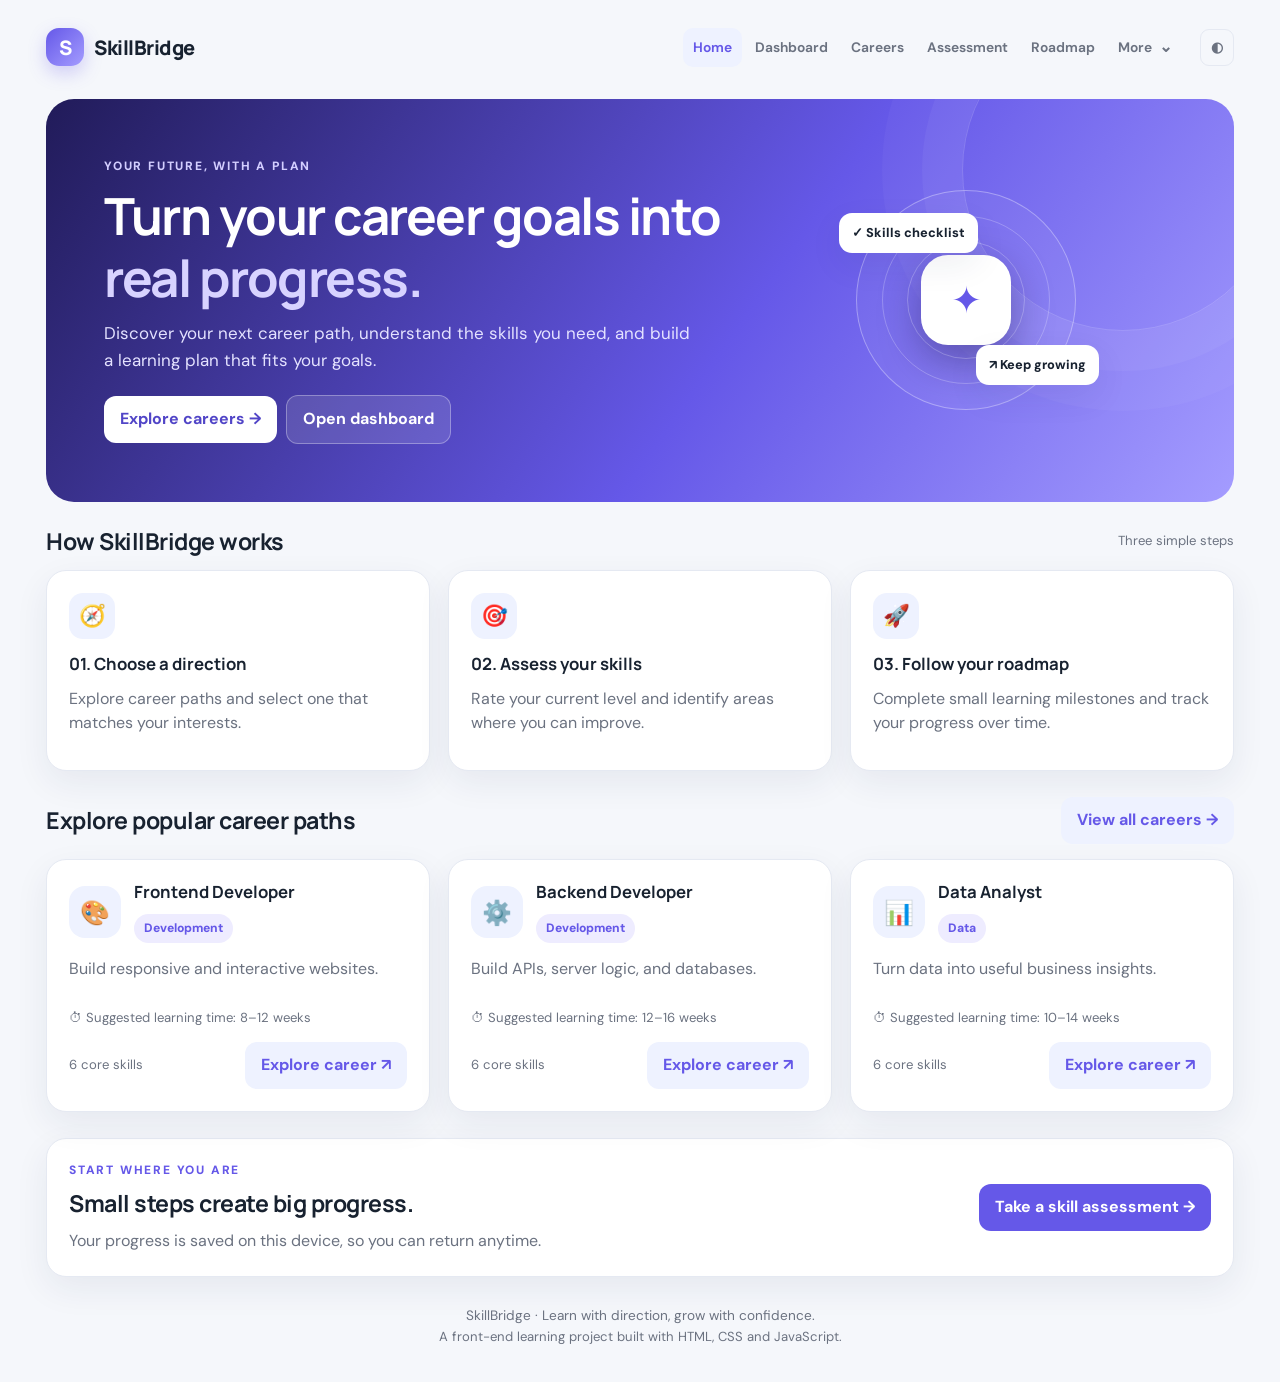
<file: index.html>
<!DOCTYPE html>
<html lang="en">
<head>
  <meta charset="UTF-8">
  <meta name="viewport" content="width=device-width, initial-scale=1.0">
  <meta name="description" content="SkillBridge helps you explore careers, assess skills, and plan learning goals.">
  <title>SkillBridge — Career & Skill Planner</title>
  <link rel="preconnect" href="https://fonts.googleapis.com">
  <link rel="stylesheet" href="style.css">
</head>
<body data-page="home">
  <main id="app"><div class="wrap"><p>Loading SkillBridge…</p></div></main>
  <script src="script.js"></script>
</body>
</html>
</file>
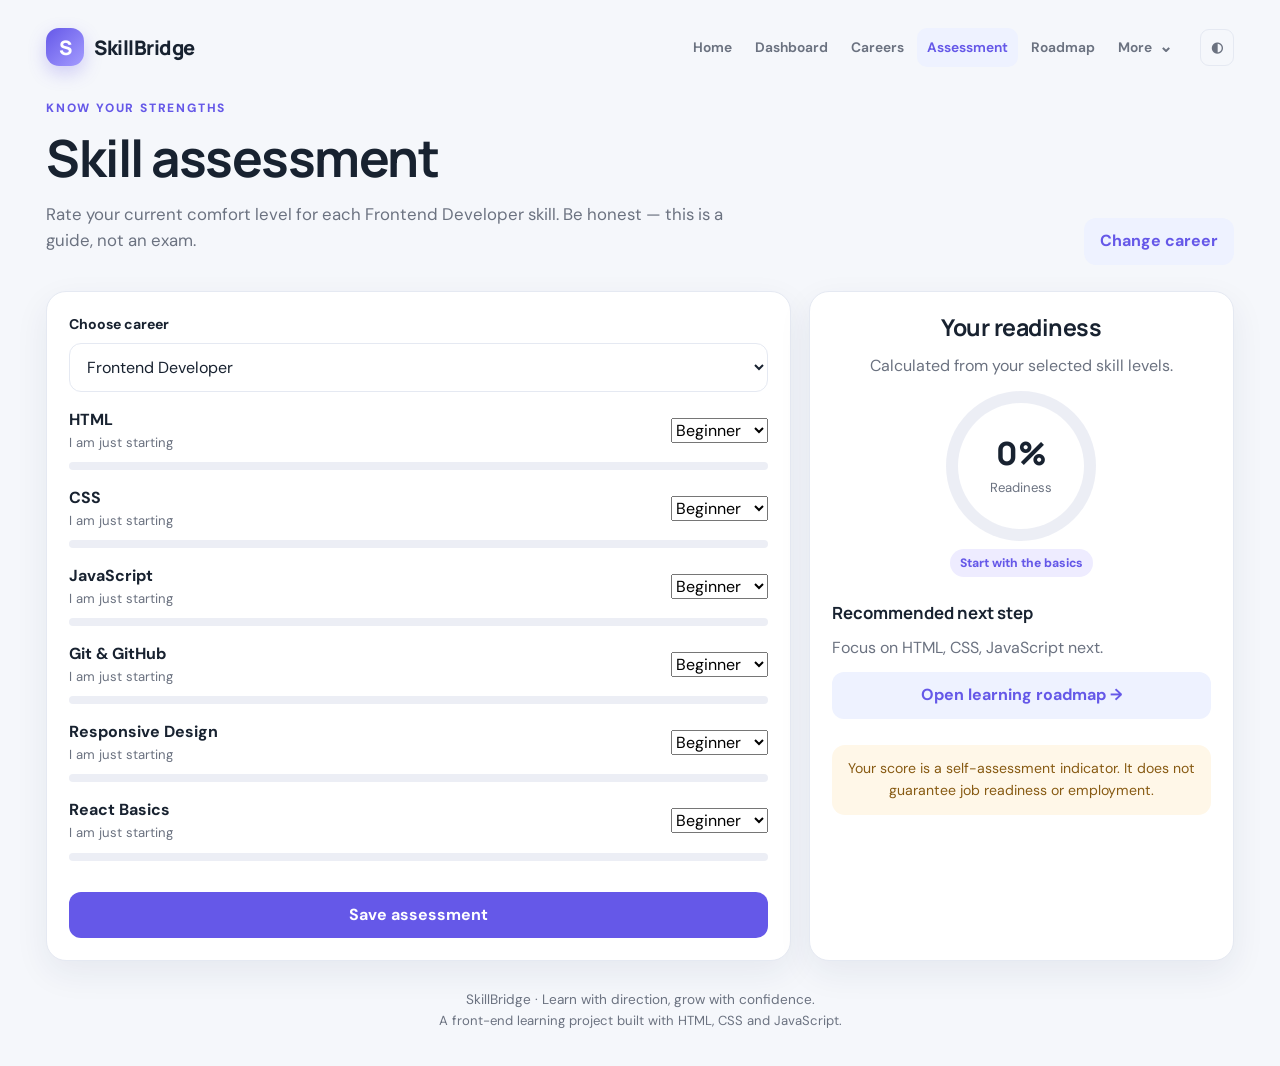
<file: assessment.html>
<!DOCTYPE html>
<html lang="en">
<head>
  <meta charset="UTF-8">
  <meta name="viewport" content="width=device-width, initial-scale=1.0">
  <meta name="description" content="SkillBridge helps you explore careers, assess skills, and plan learning goals.">
  <title>Skill Assessment — SkillBridge</title>
  <link rel="preconnect" href="https://fonts.googleapis.com">
  <link rel="stylesheet" href="style.css">
</head>
<body data-page="assessment">
  <main id="app"><div class="wrap"><p>Loading SkillBridge…</p></div></main>
  <script src="script.js"></script>
</body>
</html>
</file>
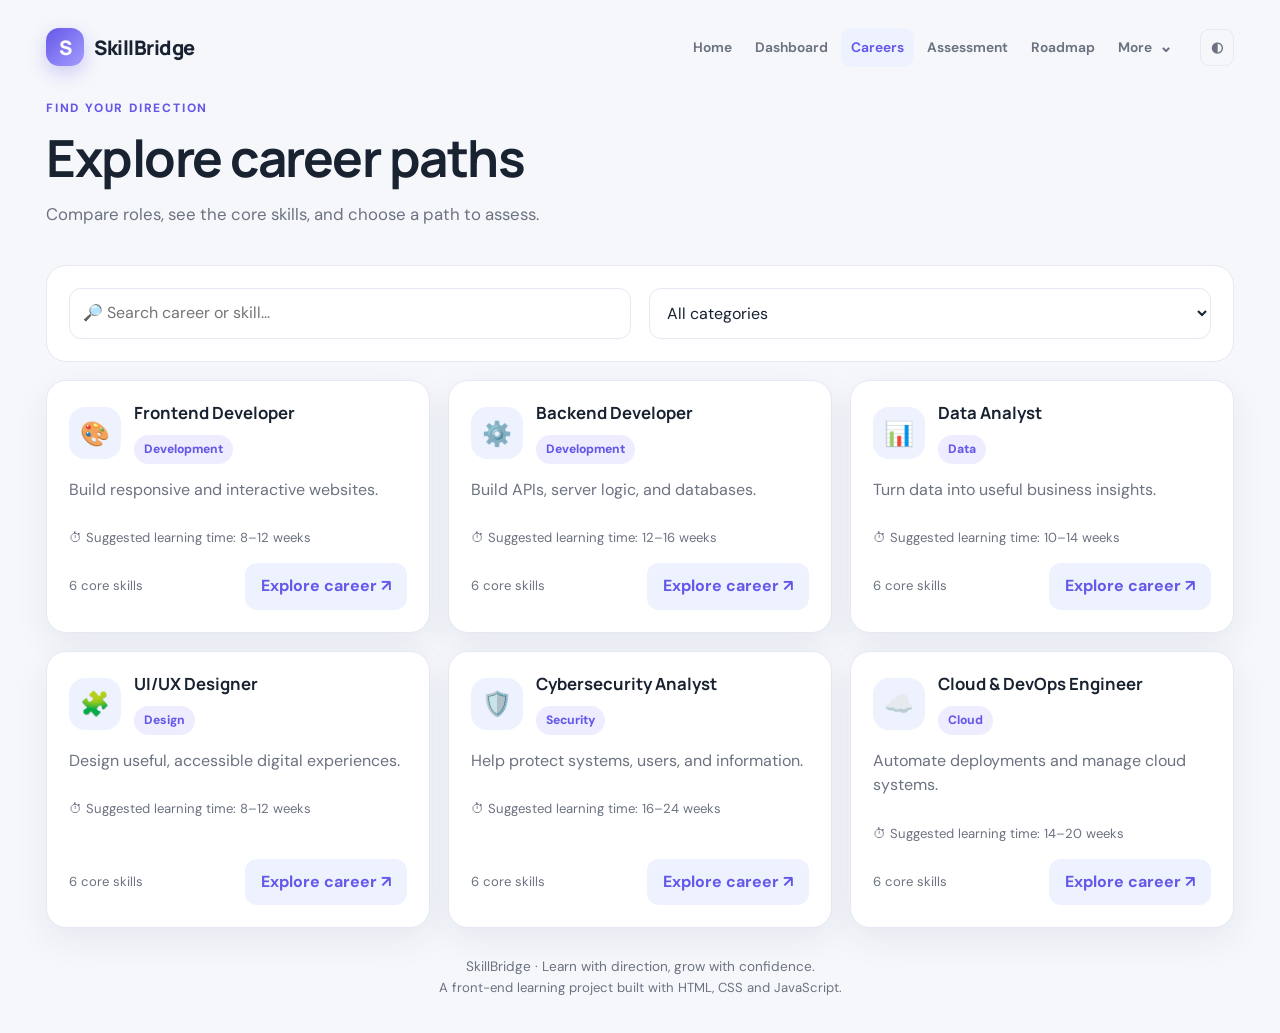
<file: careers.html>
<!DOCTYPE html>
<html lang="en">
<head>
  <meta charset="UTF-8">
  <meta name="viewport" content="width=device-width, initial-scale=1.0">
  <meta name="description" content="SkillBridge helps you explore careers, assess skills, and plan learning goals.">
  <title>Explore Careers — SkillBridge</title>
  <link rel="preconnect" href="https://fonts.googleapis.com">
  <link rel="stylesheet" href="style.css">
</head>
<body data-page="careers">
  <main id="app"><div class="wrap"><p>Loading SkillBridge…</p></div></main>
  <script src="script.js"></script>
</body>
</html>
</file>
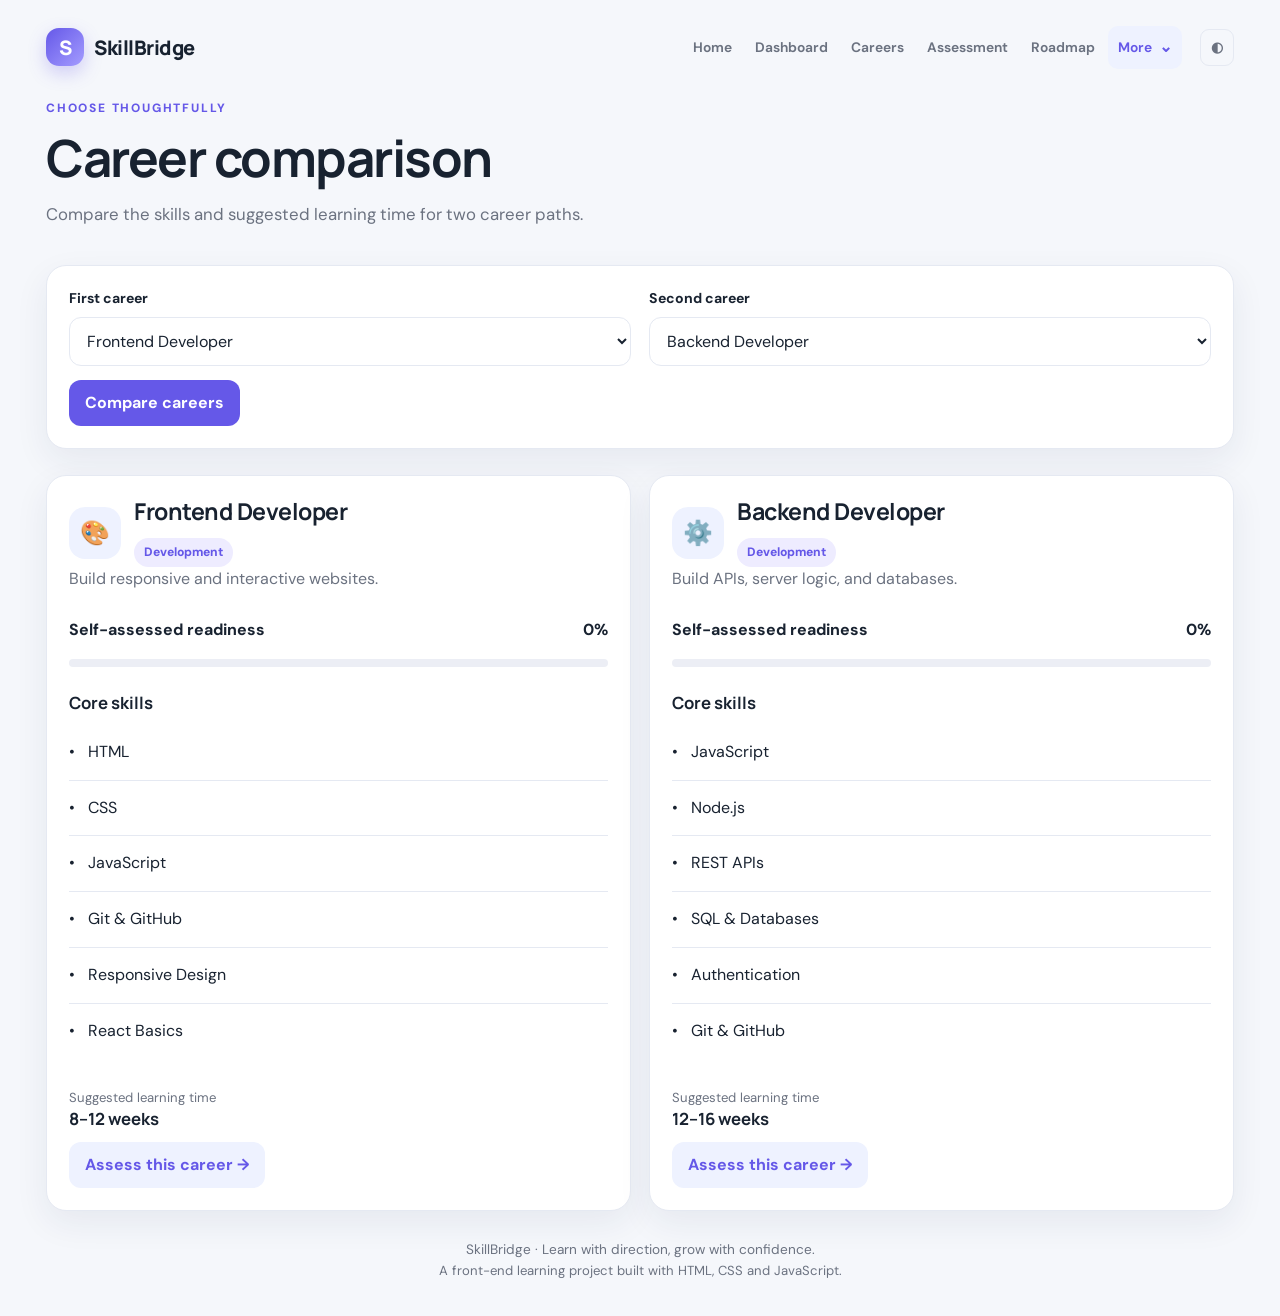
<file: compare.html>
<!DOCTYPE html>
<html lang="en">
<head>
  <meta charset="UTF-8">
  <meta name="viewport" content="width=device-width, initial-scale=1.0">
  <meta name="description" content="SkillBridge helps you explore careers, assess skills, and plan learning goals.">
  <title>Compare Careers — SkillBridge</title>
  <link rel="preconnect" href="https://fonts.googleapis.com">
  <link rel="stylesheet" href="style.css">
</head>
<body data-page="compare">
  <main id="app"><div class="wrap"><p>Loading SkillBridge…</p></div></main>
  <script src="script.js"></script>
</body>
</html>
</file>
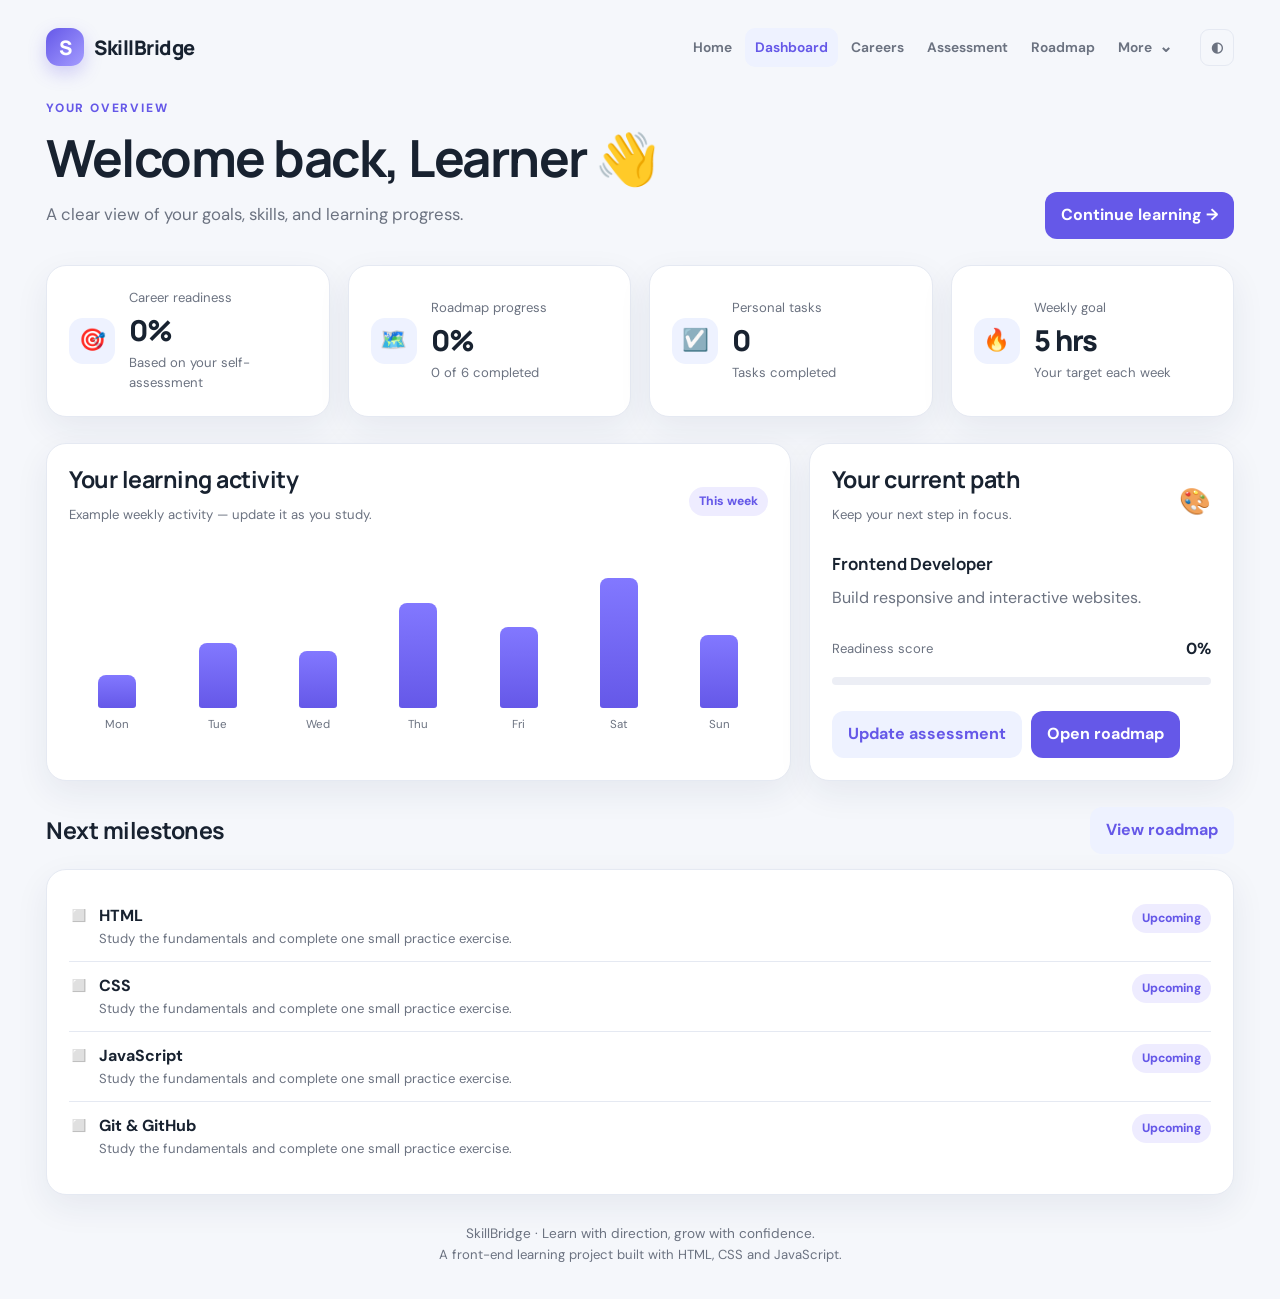
<file: dashboard.html>
<!DOCTYPE html>
<html lang="en">
<head>
  <meta charset="UTF-8">
  <meta name="viewport" content="width=device-width, initial-scale=1.0">
  <meta name="description" content="SkillBridge helps you explore careers, assess skills, and plan learning goals.">
  <title>Dashboard — SkillBridge</title>
  <link rel="preconnect" href="https://fonts.googleapis.com">
  <link rel="stylesheet" href="style.css">
</head>
<body data-page="dashboard">
  <main id="app"><div class="wrap"><p>Loading SkillBridge…</p></div></main>
  <script src="script.js"></script>
</body>
</html>
</file>
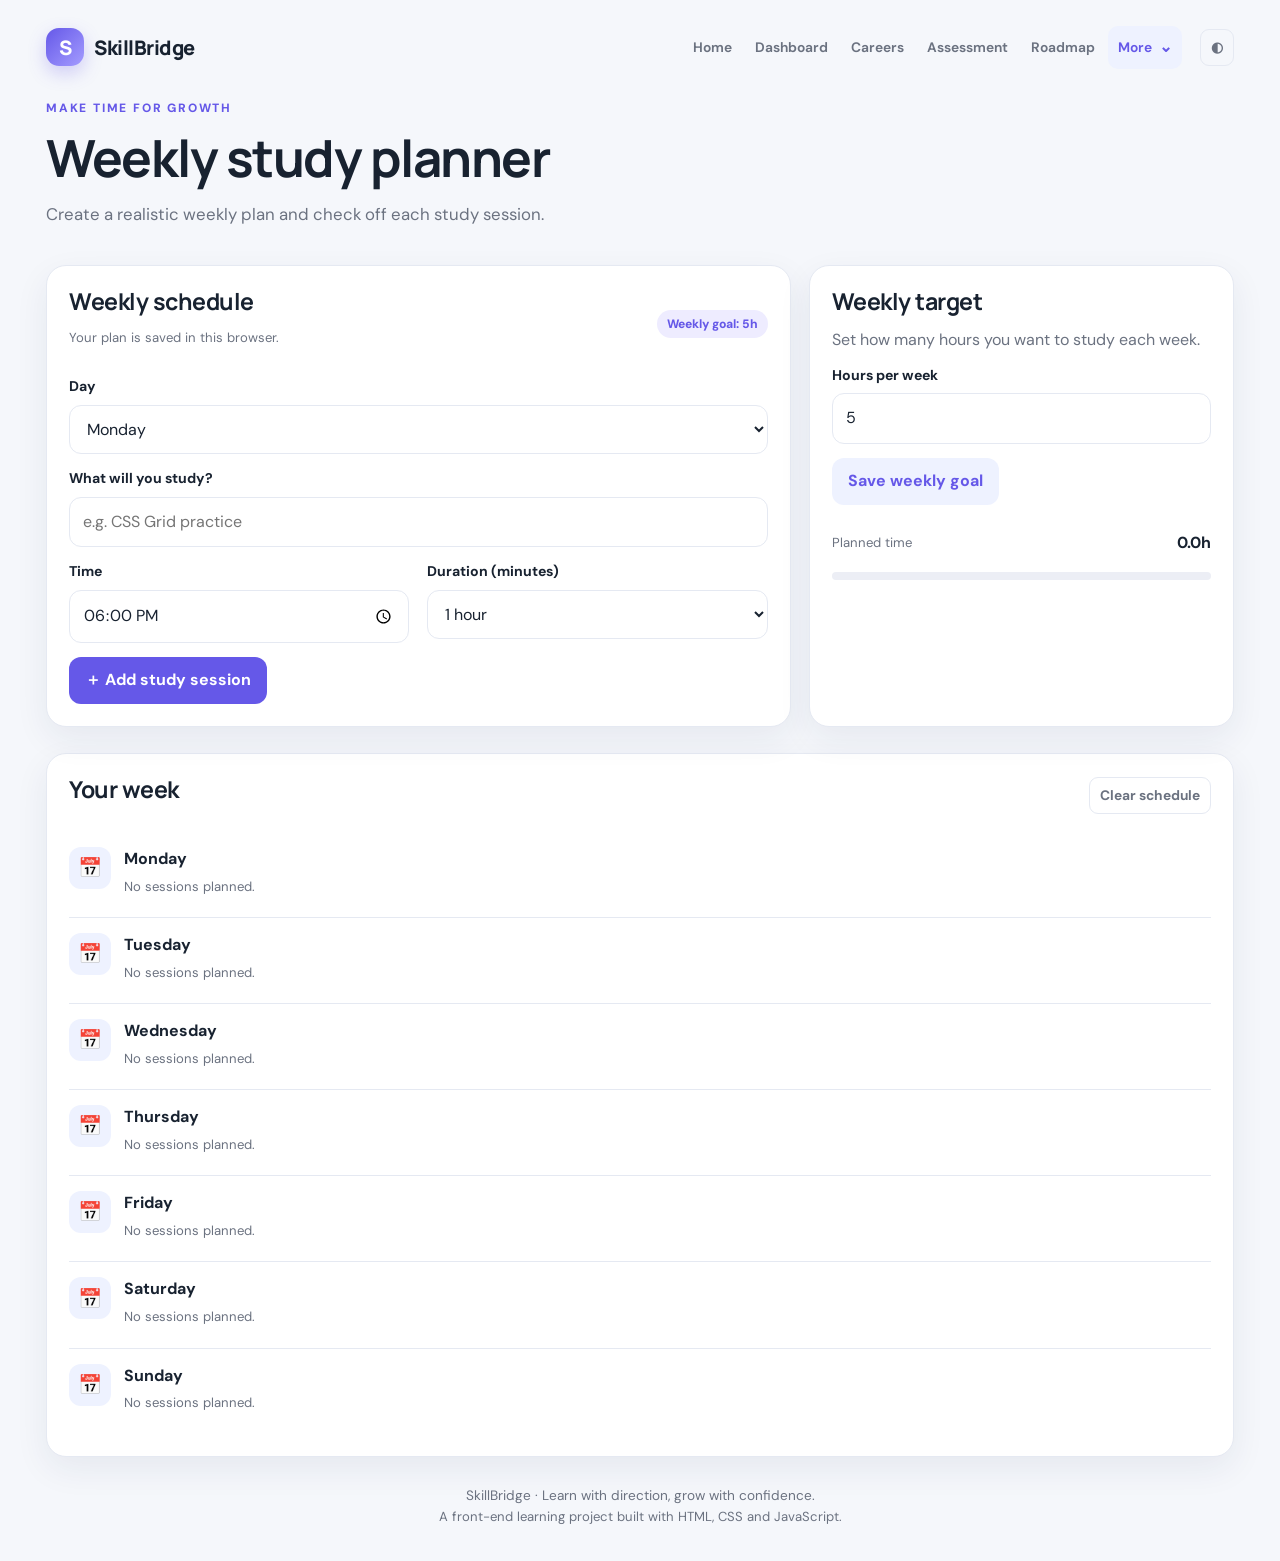
<file: planner.html>
<!DOCTYPE html>
<html lang="en">
<head>
  <meta charset="UTF-8">
  <meta name="viewport" content="width=device-width, initial-scale=1.0">
  <meta name="description" content="SkillBridge helps you explore careers, assess skills, and plan learning goals.">
  <title>Study Planner — SkillBridge</title>
  <link rel="preconnect" href="https://fonts.googleapis.com">
  <link rel="stylesheet" href="style.css">
</head>
<body data-page="planner">
  <main id="app"><div class="wrap"><p>Loading SkillBridge…</p></div></main>
  <script src="script.js"></script>
</body>
</html>
</file>
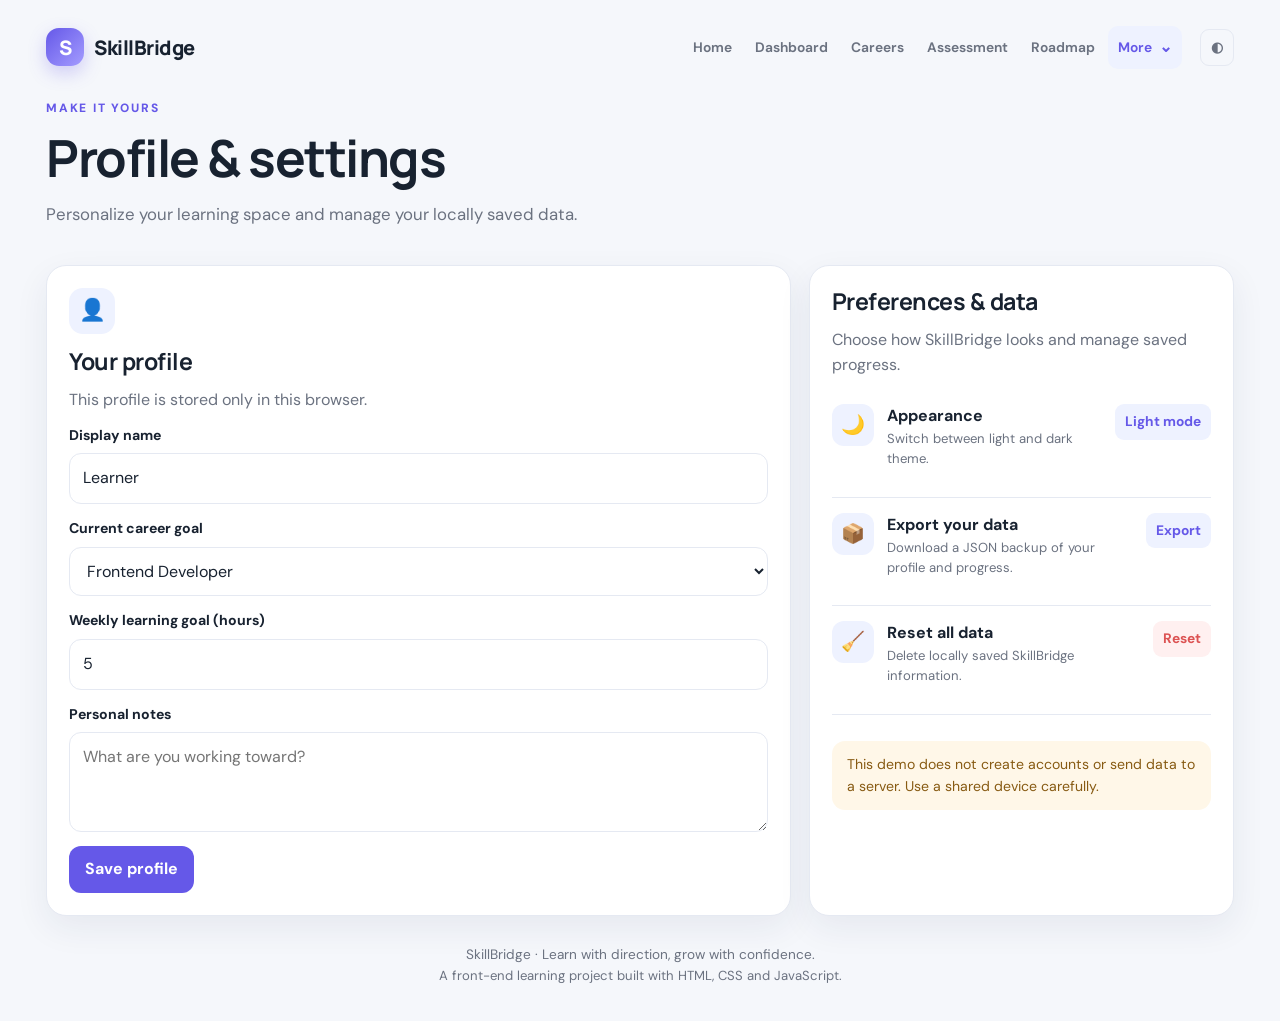
<file: profile.html>
<!DOCTYPE html>
<html lang="en">
<head>
  <meta charset="UTF-8">
  <meta name="viewport" content="width=device-width, initial-scale=1.0">
  <meta name="description" content="SkillBridge helps you explore careers, assess skills, and plan learning goals.">
  <title>Profile & Settings — SkillBridge</title>
  <link rel="preconnect" href="https://fonts.googleapis.com">
  <link rel="stylesheet" href="style.css">
</head>
<body data-page="profile">
  <main id="app"><div class="wrap"><p>Loading SkillBridge…</p></div></main>
  <script src="script.js"></script>
</body>
</html>
</file>
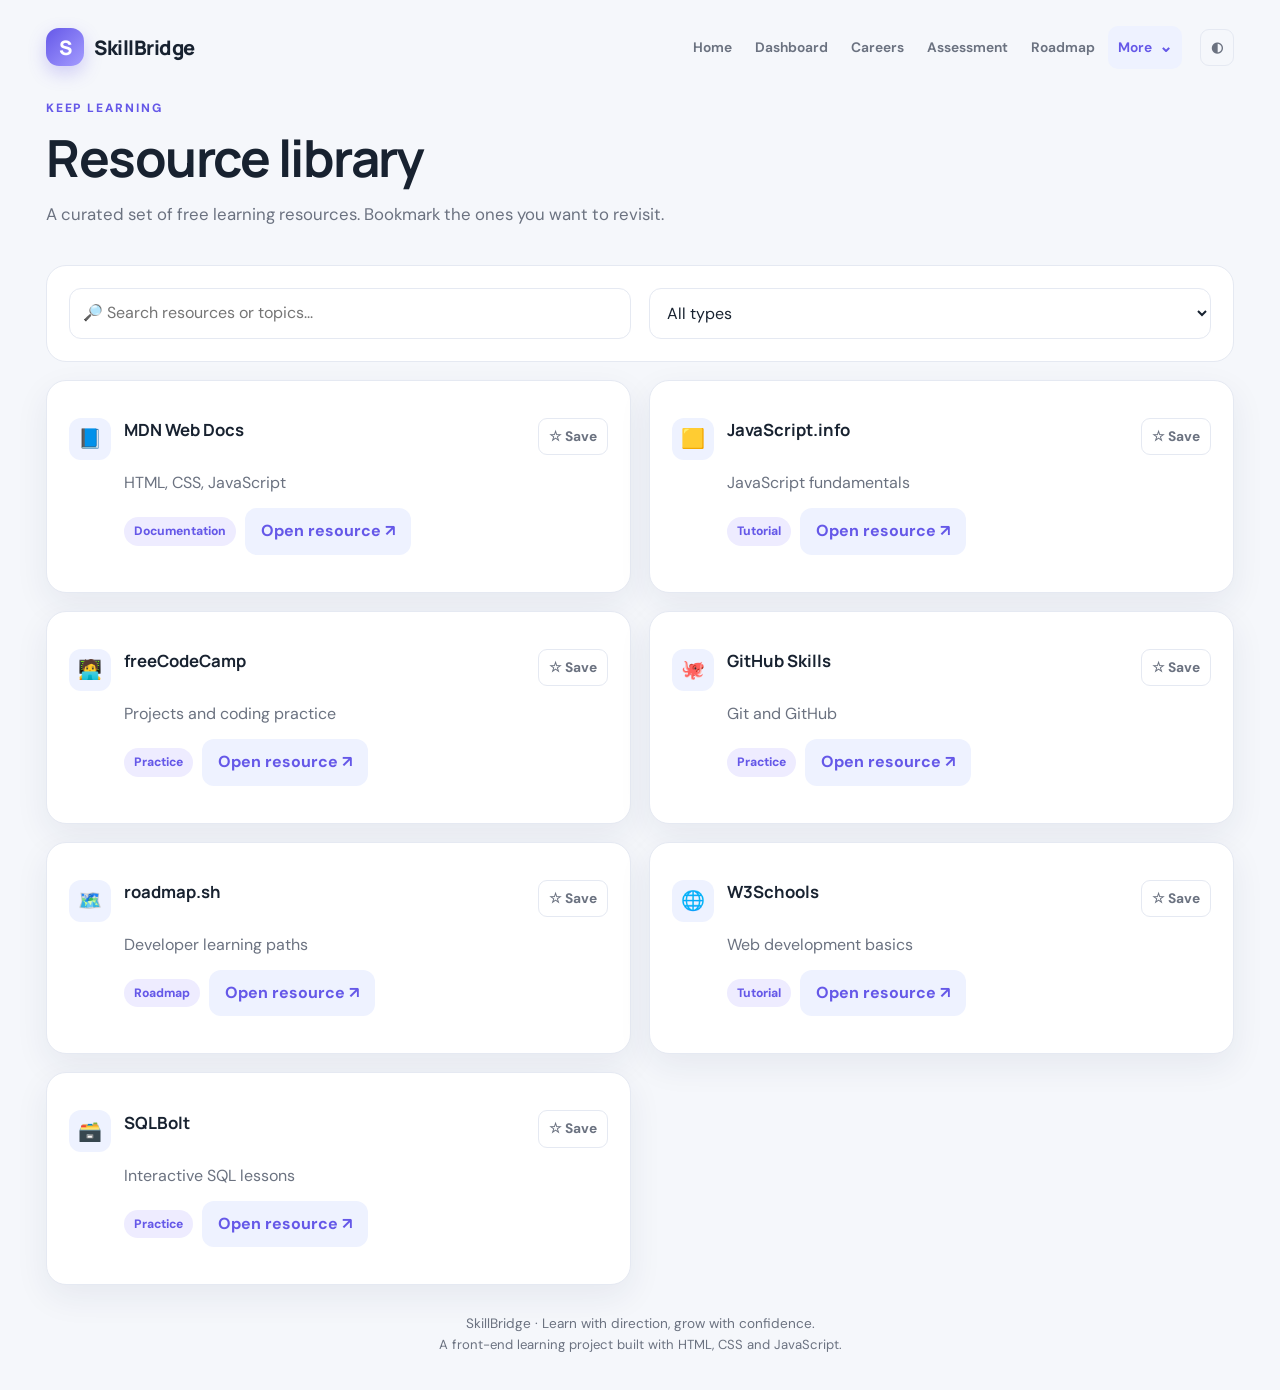
<file: resources.html>
<!DOCTYPE html>
<html lang="en">
<head>
  <meta charset="UTF-8">
  <meta name="viewport" content="width=device-width, initial-scale=1.0">
  <meta name="description" content="SkillBridge helps you explore careers, assess skills, and plan learning goals.">
  <title>Resource Library — SkillBridge</title>
  <link rel="preconnect" href="https://fonts.googleapis.com">
  <link rel="stylesheet" href="style.css">
</head>
<body data-page="resources">
  <main id="app"><div class="wrap"><p>Loading SkillBridge…</p></div></main>
  <script src="script.js"></script>
</body>
</html>
</file>
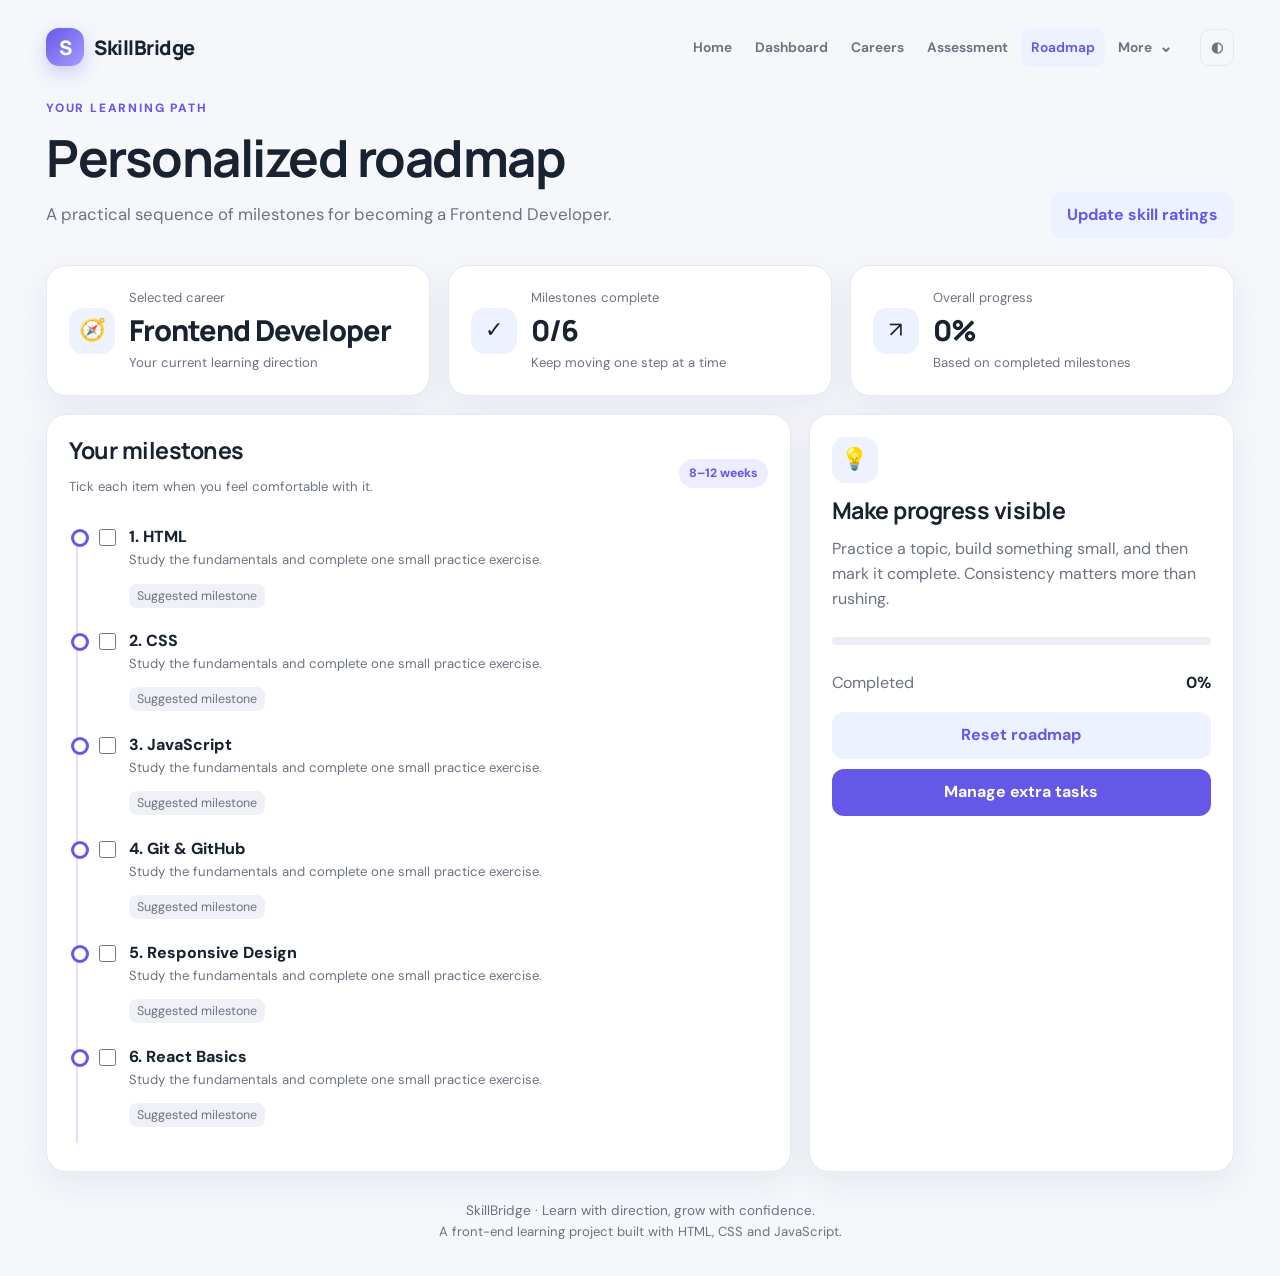
<file: roadmap.html>
<!DOCTYPE html>
<html lang="en">
<head>
  <meta charset="UTF-8">
  <meta name="viewport" content="width=device-width, initial-scale=1.0">
  <meta name="description" content="SkillBridge helps you explore careers, assess skills, and plan learning goals.">
  <title>Learning Roadmap — SkillBridge</title>
  <link rel="preconnect" href="https://fonts.googleapis.com">
  <link rel="stylesheet" href="style.css">
</head>
<body data-page="roadmap">
  <main id="app"><div class="wrap"><p>Loading SkillBridge…</p></div></main>
  <script src="script.js"></script>
</body>
</html>
</file>
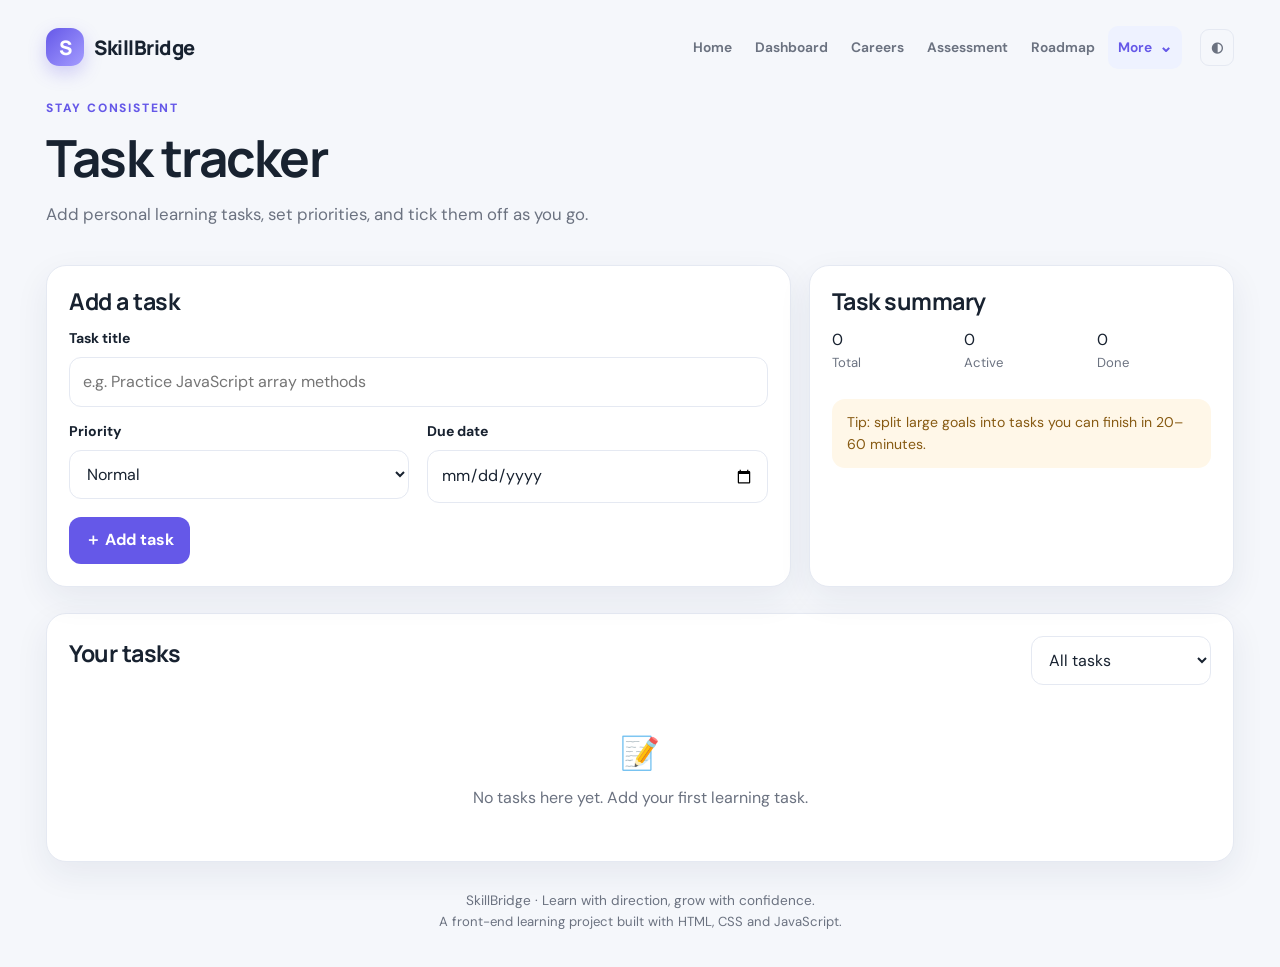
<file: tasks.html>
<!DOCTYPE html>
<html lang="en">
<head>
  <meta charset="UTF-8">
  <meta name="viewport" content="width=device-width, initial-scale=1.0">
  <meta name="description" content="SkillBridge helps you explore careers, assess skills, and plan learning goals.">
  <title>Task Tracker — SkillBridge</title>
  <link rel="preconnect" href="https://fonts.googleapis.com">
  <link rel="stylesheet" href="style.css">
</head>
<body data-page="tasks">
  <main id="app"><div class="wrap"><p>Loading SkillBridge…</p></div></main>
  <script src="script.js"></script>
</body>
</html>
</file>
<file: style.css>
@import url('https://fonts.googleapis.com/css2?family=DM+Sans:wght@400;500;600;700&family=Manrope:wght@400;500;600;700;800&display=swap');
:root{--bg:#f5f7fb;--surface:#fff;--surface2:#eef2ff;--text:#182230;--muted:#6b7280;--line:#e5e9f2;--primary:#6558e8;--primary2:#8278ff;--green:#159a72;--orange:#e99a38;--red:#dc5353;--shadow:0 12px 34px rgba(31,42,85,.07);--radius:20px}
*{box-sizing:border-box}html{scroll-behavior:smooth}body{margin:0;background:var(--bg);color:var(--text);font-family:'DM Sans',sans-serif;line-height:1.55}h1,h2,h3,h4{font-family:Manrope,sans-serif;line-height:1.2;margin:0 0 12px}h1{font-size:clamp(2rem,4vw,3.2rem);letter-spacing:-1.5px}h2{font-size:1.45rem;letter-spacing:-.5px}h3{font-size:1.05rem}p{margin:0 0 12px;color:var(--muted)}a{color:inherit;text-decoration:none}button,input,select,textarea{font:inherit}button,.btn{border:0;border-radius:12px;padding:11px 16px;background:var(--primary);color:white;font-weight:700;cursor:pointer;display:inline-flex;align-items:center;justify-content:center;gap:8px;transition:.2s}button:hover,.btn:hover{transform:translateY(-1px);filter:brightness(1.04)}button.secondary,.btn.secondary{background:var(--surface2);color:var(--primary)}button.ghost{background:transparent;color:var(--muted);border:1px solid var(--line)}button.danger{background:#fff0f0;color:var(--red)}button.small{padding:7px 10px;font-size:.86rem;border-radius:9px}.wrap{max-width:1240px;margin:auto;padding:26px}.topbar{display:flex;align-items:center;justify-content:space-between;gap:20px;margin-bottom:30px}.brand{display:flex;align-items:center;gap:10px;font-family:Manrope;font-size:1.25rem;font-weight:800;letter-spacing:-.5px}.brand-mark{height:38px;width:38px;border-radius:13px;background:linear-gradient(135deg,var(--primary),#a49cff);display:grid;place-items:center;color:white;font-weight:800;box-shadow:0 7px 18px #6558e844}.nav{display:flex;align-items:center;gap:5px;flex-wrap:wrap}.nav a{padding:9px 11px;border-radius:10px;color:var(--muted);font-size:.9rem;font-weight:600}.nav a:hover,.nav a.active{background:var(--surface2);color:var(--primary)}.mobile-menu{display:none}.page-head{display:flex;align-items:flex-end;justify-content:space-between;gap:18px;margin:10px 0 26px}.eyebrow{color:var(--primary);text-transform:uppercase;letter-spacing:1.8px;font-size:.75rem;font-weight:800;margin-bottom:10px}.subhead{font-size:1.05rem;max-width:680px}.grid{display:grid;gap:18px}.grid-2{grid-template-columns:repeat(2,minmax(0,1fr))}.grid-3{grid-template-columns:repeat(3,minmax(0,1fr))}.grid-4{grid-template-columns:repeat(4,minmax(0,1fr))}.card{background:var(--surface);border:1px solid var(--line);border-radius:var(--radius);padding:22px;box-shadow:var(--shadow);min-width:0}.card.flat{box-shadow:none}.card-head{display:flex;align-items:center;justify-content:space-between;gap:12px;margin-bottom:16px}.icon-box{width:46px;height:46px;display:grid;place-items:center;border-radius:14px;background:var(--surface2);font-size:1.35rem;flex-shrink:0}.stat{display:flex;align-items:center;gap:14px}.stat .number{font-family:Manrope;font-size:1.8rem;font-weight:800;letter-spacing:-1px}.muted{color:var(--muted)}.tiny{font-size:.82rem}.pill{display:inline-flex;align-items:center;gap:5px;border-radius:99px;padding:5px 10px;font-size:.76rem;font-weight:800;background:#eeecff;color:var(--primary)}.pill.green{background:#e4f8f0;color:var(--green)}.pill.orange{background:#fff2df;color:#a7650c}.pill.red{background:#ffeded;color:var(--red)}.progress{height:8px;border-radius:99px;background:#eceef5;overflow:hidden}.progress span{height:100%;display:block;background:linear-gradient(90deg,var(--primary),var(--primary2));border-radius:99px;transition:width .3s}.progress.green span{background:linear-gradient(90deg,#159a72,#48c6a0)}.field{display:flex;flex-direction:column;gap:7px;margin-bottom:14px}.field label{font-size:.88rem;font-weight:700}.field input,.field select,.field textarea,.search{width:100%;padding:12px 13px;border:1px solid var(--line);border-radius:12px;background:#fff;color:var(--text);outline:none}.field input:focus,.field select:focus,.field textarea:focus,.search:focus{border-color:var(--primary);box-shadow:0 0 0 3px #6558e81c}.field textarea{min-height:100px;resize:vertical}.actions{display:flex;gap:9px;flex-wrap:wrap}.section{margin-top:26px}.section-title{display:flex;align-items:center;justify-content:space-between;gap:12px;margin-bottom:15px}.section-title h2{margin:0}.hero{position:relative;overflow:hidden;padding:clamp(26px,5vw,58px);border-radius:28px;background:linear-gradient(125deg,#211b59,#6558e8 58%,#a49cff);color:white;display:grid;grid-template-columns:1.2fr .8fr;align-items:center;gap:24px;min-height:330px}.hero:after{content:'';position:absolute;width:320px;height:320px;border-radius:50%;border:1px solid #ffffff2b;right:-50px;top:-90px;box-shadow:0 0 0 40px #ffffff0b,0 0 0 80px #ffffff08}.hero h1{max-width:620px}.hero p{color:#e4e2ff;font-size:1.06rem;max-width:590px}.hero .eyebrow{color:#d3ceff}.hero-art{position:relative;z-index:1;display:grid;place-items:center}.orbit{height:220px;width:220px;border:1px solid #ffffff55;border-radius:50%;display:grid;place-items:center;position:relative;background:#ffffff0c}.orbit:before,.orbit:after{content:'';position:absolute;border:1px solid #ffffff3b;border-radius:50%;inset:25px}.orbit:after{inset:50px}.orbit-core{height:90px;width:90px;border-radius:27px;background:#fff;color:var(--primary);display:grid;place-items:center;font-size:2.3rem;box-shadow:0 15px 40px #1d174b66}.float{position:absolute;background:#fff;color:var(--text);border-radius:13px;padding:10px 13px;box-shadow:var(--shadow);font-size:.8rem;font-weight:800}.float.one{top:22px;left:-18px}.float.two{right:-24px;bottom:24px}.career-card{display:flex;flex-direction:column;gap:14px}.career-top{display:flex;align-items:center;gap:13px}.career-icon{width:52px;height:52px;border-radius:16px;background:var(--surface2);display:grid;place-items:center;font-size:1.5rem}.career-card .career-foot{display:flex;align-items:center;justify-content:space-between;gap:10px;margin-top:auto}.skill-row{display:grid;grid-template-columns:1fr auto;gap:9px;align-items:center;margin:16px 0}.skill-row .progress{grid-column:1/-1}.check-row{display:flex;align-items:flex-start;gap:10px;padding:12px 0;border-bottom:1px solid var(--line)}.check-row:last-child{border-bottom:0}.check-row input{width:18px;height:18px;accent-color:var(--primary);margin-top:3px}.check-row.done .check-title{text-decoration:line-through;color:#9ca3af}.check-title{font-weight:700}.list{display:flex;flex-direction:column}.resource-row{display:flex;gap:13px;align-items:flex-start;padding:15px 0;border-bottom:1px solid var(--line)}.resource-row:last-child{border-bottom:0}.resource-icon{width:42px;height:42px;border-radius:12px;background:var(--surface2);display:grid;place-items:center;font-size:1.2rem;flex-shrink:0}.table-wrap{overflow-x:auto}table{width:100%;border-collapse:collapse;min-width:540px}th,td{text-align:left;padding:13px 12px;border-bottom:1px solid var(--line);font-size:.9rem}th{color:var(--muted);font-size:.78rem;text-transform:uppercase;letter-spacing:.7px}td{font-weight:500}.empty{text-align:center;padding:28px;color:var(--muted)}.empty .big{font-size:2rem;margin-bottom:8px}.toast{position:fixed;right:22px;bottom:22px;background:#20243a;color:white;padding:13px 18px;border-radius:13px;box-shadow:var(--shadow);z-index:99;opacity:0;transform:translateY(12px);pointer-events:none;transition:.25s}.toast.show{opacity:1;transform:translateY(0)}.footer{padding:28px 0 8px;color:var(--muted);font-size:.85rem;text-align:center}.notice{padding:13px 15px;border-radius:13px;background:#fff7e8;color:#875a12;font-size:.88rem}.chart{display:flex;align-items:flex-end;gap:12px;height:180px;padding:18px 4px 0}.bar-wrap{flex:1;height:100%;display:flex;flex-direction:column;justify-content:flex-end;align-items:center;gap:8px}.bar{width:min(38px,80%);min-height:3px;border-radius:8px 8px 3px 3px;background:linear-gradient(180deg,var(--primary2),var(--primary));transition:height .3s}.bar-label{font-size:.72rem;color:var(--muted)}.score-ring{width:150px;height:150px;border-radius:50%;background:conic-gradient(var(--primary) var(--score,0%),#eceef5 0);display:grid;place-items:center;position:relative;margin:8px auto}.score-ring:before{content:'';position:absolute;inset:12px;background:white;border-radius:50%}.score-ring .score-inner{position:relative;text-align:center}.score-inner strong{font:800 2rem Manrope;display:block}.timeline{position:relative;padding-left:26px}.timeline:before{content:'';position:absolute;left:7px;top:6px;bottom:6px;width:2px;background:#e0ddff}.timeline-item{position:relative;padding:0 0 22px}.timeline-item:before{content:'';position:absolute;left:-24px;top:4px;width:12px;height:12px;border:3px solid var(--primary);background:white;border-radius:50%}.timeline-item.done:before{background:var(--green);border-color:var(--green)}.tag{font-size:.78rem;padding:4px 8px;border-radius:8px;background:#f0f1f7;color:var(--muted)}.two-col{display:grid;grid-template-columns:minmax(0,1.4fr) minmax(280px,.8fr);gap:18px}.hide{display:none!important}.theme-dark{--bg:#111421;--surface:#1b2031;--surface2:#292646;--text:#f1f3fa;--muted:#a5acc0;--line:#30364b;--shadow:0 12px 34px rgba(0,0,0,.16)}.theme-dark .field input,.theme-dark .field select,.theme-dark .field textarea,.theme-dark .search{background:#141827;color:var(--text);border-color:var(--line)}.theme-dark .score-ring:before{background:var(--surface)}.theme-dark .bar{background:linear-gradient(180deg,#a49cff,#6558e8)}.theme-dark .float{background:#272c40;color:var(--text)}.theme-dark .notice{background:#3b3020;color:#f5d9a4}
@media(max-width:1000px){.nav{display:none;position:absolute;top:78px;left:20px;right:20px;background:var(--surface);border:1px solid var(--line);padding:12px;border-radius:16px;box-shadow:var(--shadow);z-index:20}.nav.open{display:flex}.mobile-menu{display:inline-flex}.grid-4{grid-template-columns:repeat(2,minmax(0,1fr))}.hero{grid-template-columns:1fr}.hero-art{display:none}.two-col{grid-template-columns:1fr}}
@media(max-width:650px){.wrap{padding:17px}.topbar{margin-bottom:23px}.page-head{align-items:flex-start;flex-direction:column}.grid-2,.grid-3{grid-template-columns:1fr}.grid-4{grid-template-columns:1fr 1fr}.card{padding:17px;border-radius:16px}.hero{padding:27px 22px;border-radius:22px;min-height:0}.hero h1{font-size:2.15rem}.stat .number{font-size:1.5rem}.brand{font-size:1.08rem}.nav.open{align-items:stretch;flex-direction:column}.nav a{padding:11px}.section{margin-top:21px}}


/* Clean, compact SkillBridge navigation */
.topbar{position:relative;gap:18px;min-width:0}
.brand{flex:0 0 auto;white-space:nowrap}
.nav{gap:3px;flex-wrap:nowrap;white-space:nowrap}
.nav a,.nav-more-toggle{padding:9px 10px;border-radius:10px;color:var(--muted);font-size:.86rem;font-weight:650;transition:background .18s,color .18s}
.nav a:hover,.nav a.active,.nav-more-toggle:hover,.nav-more-toggle.active{background:var(--surface2);color:var(--primary)}
.nav-more{position:relative;flex:0 0 auto}
.nav-more-toggle{display:inline-flex;align-items:center;gap:7px;border:0;background:transparent;font-family:inherit;cursor:pointer}
.chevron{font-size:1rem;transition:transform .18s}
.nav-more-toggle[aria-expanded="true"] .chevron{transform:rotate(180deg)}
.nav-dropdown{display:none;position:absolute;top:calc(100% + 9px);right:0;min-width:205px;padding:7px;background:var(--surface);border:1px solid var(--line);border-radius:14px;box-shadow:var(--shadow);z-index:50}
.nav-dropdown.open{display:flex;flex-direction:column;gap:3px}
.nav-dropdown a{display:block;padding:10px 12px;font-size:.88rem;border-radius:9px}
.nav-dropdown a.active{background:var(--surface2);color:var(--primary)}
.actions{flex:0 0 auto;align-items:center}
@media(min-width:1001px){
 .topbar{justify-content:space-between}
 .nav{margin-left:auto}
 .mobile-menu{display:none}
}
@media(max-width:1150px) and (min-width:1001px){
 .topbar{gap:10px}
 .brand{font-size:1.1rem}
 .brand-mark{width:34px;height:34px}
 .nav a,.nav-more-toggle{padding:8px 7px;font-size:.81rem}
}
@media(max-width:1000px){
 .topbar{gap:12px}
 .nav{white-space:normal;flex-wrap:wrap;gap:4px}
 .nav.open{display:flex;align-items:stretch;flex-direction:column}
 .nav .nav-more{width:100%}
 .nav-more-toggle{width:100%;justify-content:space-between;text-align:left}
 .nav-dropdown{position:static;box-shadow:none;margin-top:5px;width:100%;min-width:0}
 .nav-dropdown.open{display:flex}
 .nav-dropdown a{padding:10px 12px}
}
@media(max-width:650px){
 .topbar{gap:8px}
 .actions{gap:6px}
 .brand{font-size:1rem}
 .brand-mark{height:34px;width:34px}
 .mobile-menu{padding:8px 10px}
}
</file>
